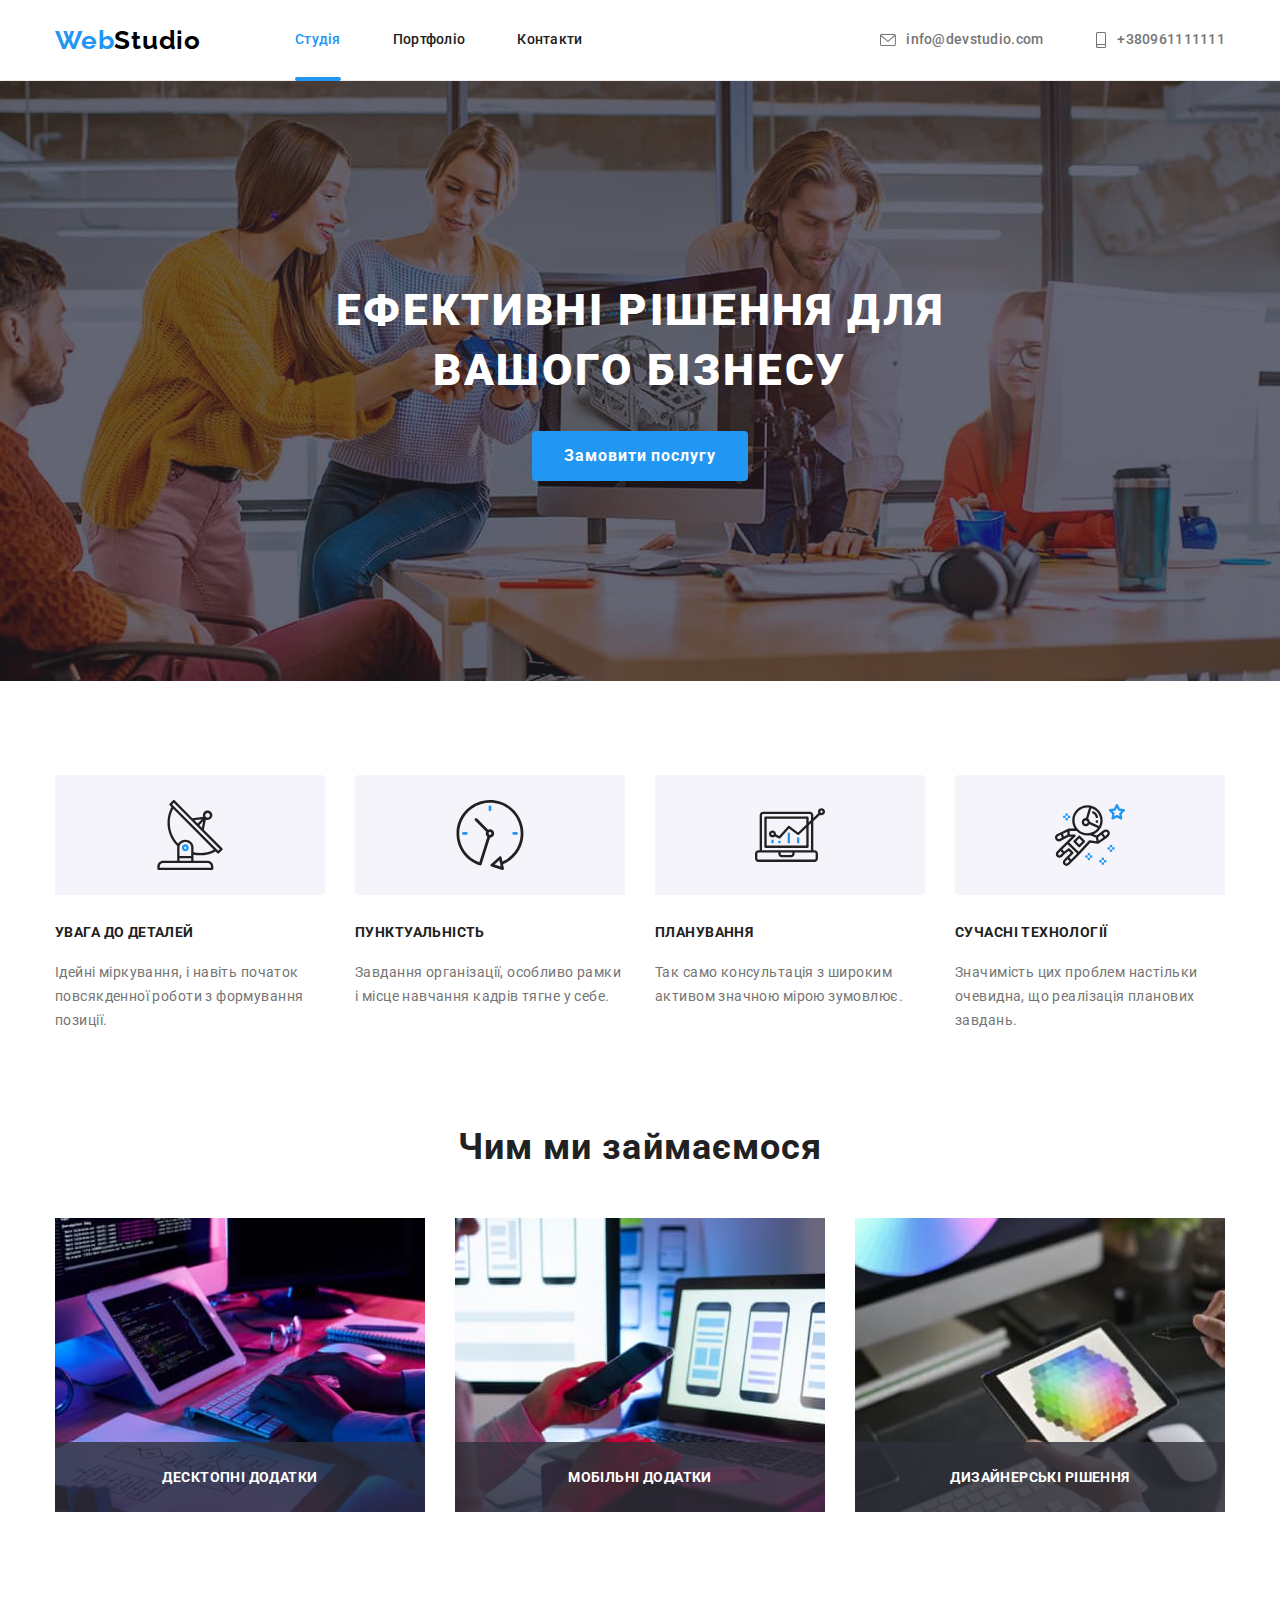
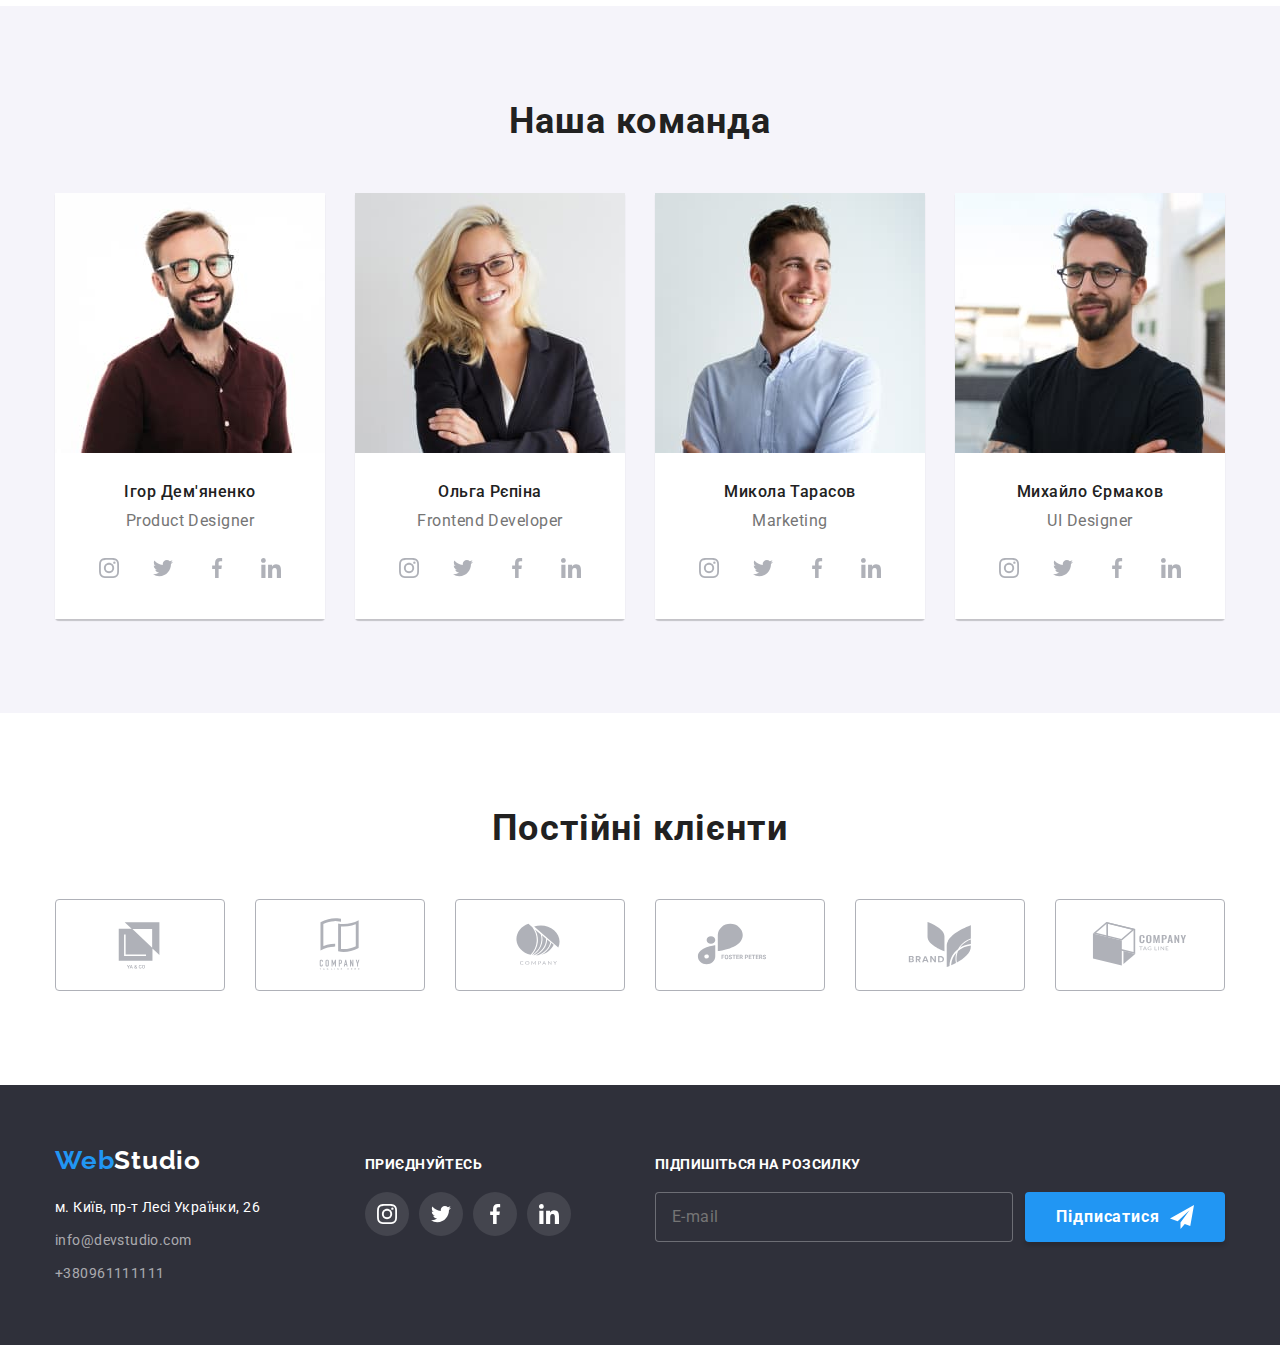
<file: index.html>
<!DOCTYPE html>
<html lang="uk">

<head>
    <meta charset="UTF-8">
    <meta http-equiv="X-UA-Compatible" content="IE=edge">
    <meta name="viewport" content="width=device-width, initial-scale=1.0">
    <title>WebStudio</title>
    <link rel="preconnect" href="https://fonts.googleapis.com">
    <link rel="preconnect" href="https://fonts.gstatic.com" crossorigin>
    <link
        href="https://fonts.googleapis.com/css2?family=Raleway:wght@700&family=Roboto:wght@400;500;700;900&display=swap"
        rel="stylesheet">
    <link rel="stylesheet" href="https://cdn.jsdelivr.net/npm/modern-normalize@1.1.0/modern-normalize.min.css">
    <link rel="stylesheet" href="./css/main.min.css">
</head>

<body>
    <header class="page-header">
        <!--навігація-->
        <div class="container page-header__container">
            <nav class="header-navigation">
                <a class="logo" href="./index.html"><span class="logo_theme_blue">Web</span><span
                        class="logo_theme_black">Studio</span></a>
                <ul class="menu list">
                    <li class="menu__item">
                        <a class="menu__link menu__link_current" href="./index.html">Студія</a>
                    </li>
                    <li class="menu__item">
                        <a class="menu__link" href="./portfolio.html">Портфоліо</a>
                    </li>
                    <li class="menu__item">
                        <a class="menu__link" href="#Контакти">Контакти</a>
                    </li>
                </ul>
            </nav>
            <ul class="menu list">
                <li class="menu__item">
                    <a class="menu-link-nav" href="mailto:info@devstudio.com"><svg aria-label="іконка конверт"
                            class="menu-link-nav__icon" width="16px" height="12px">
                            <use href="./images/sprite.svg#icon-envelope"></use>
                        </svg>info@devstudio.com</a>
                </li>
                <li class="menu__item">
                    <a class="menu-link-nav" href="tel:+380961111111"><svg aria-label="іконка телефон"
                            class="menu-link-nav__icon" width="12px" height="16px">
                            <use href="./images/sprite.svg#icon-smartphone"></use>
                        </svg>+380961111111</a>
                </li>
            </ul>
        </div>
    </header>
    <main>
        <section class="section hero">
            <div class="container">
                <h1 class="hero__title">Ефективні рішення для вашого бізнесу</h1>
                <button class="hero__btn" type="button" data-modal-open>Замовити послугу</button>
            </div>
        </section>
        <section class="section features">
            <h2 class="visually-hidden">Наші переваги</h2>
            <div class="container">
                <ul class="list features__list">
                    <li class=features__item>
                        <div class="features__picture">
                            <svg aria-label="іконка антена" class="features__icon" width="70px" height="70px">
                                <use href="./images/sprite.svg#icon-antenna"></use>
                            </svg>
                        </div>
                        <h3 class="features__title">УВАГА ДО ДЕТАЛЕЙ</h3>
                        <p class="features__text">Ідейні міркування, і навіть початок повсякденної роботи з
                            формування
                            позиції.
                        </p>
                    </li>
                    <li class=features__item>
                        <div class="features__picture">
                            <svg aria-label="іконка годинник" class="features__icon" width="70px" height="70px">
                                <use href="./images/sprite.svg#icon-clock"></use>
                            </svg>
                        </div>
                        <h3 class="features__title">ПУНКТУАЛЬНІСТЬ</h3>
                        <p class="features__text">Завдання організації, особливо рамки і місце навчання кадрів
                            тягне у
                            себе.
                        </p>
                    </li>
                    <li class=features__item>
                        <div class="features__picture">
                            <svg aria-label="іконка діаграма" class="features__icon" width="70px" height="70px">
                                <use href="./images/sprite.svg#icon-diagram"></use>
                            </svg>
                        </div>
                        <h3 class="features__title">ПЛАНУВАННЯ</h3>
                        <p class="features__text">Так само консультація з широким активом значною мірою зумовлює.
                        </p>
                    </li>
                    <li class=features__item>
                        <div class="features__picture">
                            <svg aria-label="іконка астронавт" class="features__icon" width="70px" height="70px">
                                <use href="./images/sprite.svg#icon-astronaut"></use>
                            </svg>
                        </div>
                        <h3 class="features__title">СУЧАСНІ ТЕХНОЛОГІЇ</h3>
                        <p class="features__text">Значимість цих проблем настільки очевидна, що реалізація
                            планових
                            завдань.
                        </p>
                    </li>
                </ul>
            </div>
        </section>
        <section class="section examples">
            <div class="container">
                <h2 class="examples__heading">Чим ми займаємося</h2>
                <ul class="list examples__list">
                    <li class="examples__item">
                        <div class="examples__thumb">
                            <img src="./images/box1.jpg" alt="Робочий стіл з клавіатурою і екраном" width="370">
                            <p class="examples__title">Десктопні додатки</p>
                        </div>
                    </li>
                    <li class="examples__item">
                        <div class="examples__thumb">
                            <img src="./images/box2.jpg" alt="Смартфон в руці на фоні екрану зі смартфонами"
                                width="370">
                            <p class="examples__title">Мобільні додатки</p>
                        </div>
                    </li>
                    <li class="examples__item">
                        <div class="examples__thumb">
                            <img src="./images/box3.jpg" alt="Екран з різнокольоровим шестикутником" width="370">
                            <p class="examples__title">Дизайнерські рішення</p>
                        </div>
                    </li>
                </ul>
            </div>
        </section>
        <section class="section team">
            <div class="container">
                <h2 class="team__heading">Наша команда</h2>
                <ul class="list team__emploee">
                    <li class="team__item">
                        <img src="./images/teammate1.jpg" alt="Усміхнений чоловік з бородою в окулярах" width="270">
                        <div class="team__content">
                            <h3 class="team__member">Ігор Дем'яненко</h3>
                            <p class="team__text" lang="en">Product Designer</p>

                            <ul class="social-list list">
                                <li class="social-list__item">
                                    <a href="" class="social-list__link">
                                        <svg aria-label="логотип інстаграм" width="20px" height="20px"
                                            class="social-list__icon">
                                            <use href="./images/sprite.svg#icon-instagram">
                                            </use>
                                        </svg>
                                    </a>
                                </li>
                                <li class="social-list__item">
                                    <a href="" class="social-list__link">
                                        <svg aria-label="логотип твітер" width="20px" height="20px"
                                            class="social-list__icon">
                                            <use href="./images/sprite.svg#icon-twitter">
                                            </use>
                                        </svg>
                                    </a>
                                </li>
                                <li class="social-list__item">
                                    <a href="" class="social-list__link">
                                        <svg aria-label="логотип фейсбук" width="20px" height="20px"
                                            class="social-list__icon">
                                            <use href="./images/sprite.svg#icon-facebook">
                                            </use>
                                        </svg>
                                    </a>
                                </li>
                                <li class="social-list__item">
                                    <a href="" class="social-list__link">
                                        <svg aria-label="логотип лінкедін" width="20px" height="20px"
                                            class="social-list__icon">
                                            <use href="./images/sprite.svg#icon-linkedin">
                                            </use>
                                        </svg>
                                    </a>
                                </li>
                            </ul>
                        </div>
                    </li>
                    <li class="team__item">
                        <img src="./images/teammate2.jpg" alt="Усміхнена жінка з білим волоссям в окулярах" width="270">
                        <div class="team__content">
                            <h3 class="team__member">Ольга Рєпіна</h3>
                            <p class="team__text" lang="en">Frontend Developer</p>
                            <ul class="social-list list">
                                <li class="social-list__item">
                                    <a href="" class="social-list__link">
                                        <svg aria-label="логотип інстаграм" width="20px" height="20px"
                                            class="social-list__icon">
                                            <use href="./images/sprite.svg#icon-instagram">
                                            </use>
                                        </svg>
                                    </a>
                                </li>
                                <li class="social-list__item">
                                    <a href="" class="social-list__link">
                                        <svg aria-label="логотип твітер" width="20px" height="20px"
                                            class="social-list__icon">
                                            <use href="./images/sprite.svg#icon-twitter">
                                            </use>
                                        </svg>
                                    </a>
                                </li>
                                <li class="social-list__item">
                                    <a href="" class="social-list__link">
                                        <svg aria-label="логотип фейсбук" width="20px" height="20px"
                                            class="social-list__icon">
                                            <use href="./images/sprite.svg#icon-facebook">
                                            </use>
                                        </svg>
                                    </a>
                                </li>
                                <li class="social-list__item">
                                    <a href="" class="social-list__link">
                                        <svg aria-label="логотип лінкедін" width="20px" height="20px"
                                            class="social-list__icon">
                                            <use href="./images/sprite.svg#icon-linkedin">
                                            </use>
                                        </svg>
                                    </a>
                                </li>
                            </ul>
                        </div>
                    </li>
                    <li class="team__item">
                        <img src="./images/teammate3.jpg" alt="Усміхнений чоловік в білій сорочці" width="270">
                        <div class="team__content">
                            <h3 class="team__member">Микола Тарасов</h3>
                            <p class="team__text" lang="en">Marketing</p>
                            <ul class="social-list list">
                                <li class="social-list__item">
                                    <a href="" class="social-list__link">
                                        <svg aria-label="логотип інстаграм" width="20px" height="20px"
                                            class="social-list__icon">
                                            <use href="./images/sprite.svg#icon-instagram">
                                            </use>
                                        </svg>
                                    </a>
                                </li>
                                <li class="social-list__item">
                                    <a href="" class="social-list__link">
                                        <svg aria-label="логотип твітер" width="20px" height="20px"
                                            class="social-list__icon">
                                            <use href="./images/sprite.svg#icon-twitter">
                                            </use>
                                        </svg>
                                    </a>
                                </li>
                                <li class="social-list__item">
                                    <a href="" class="social-list__link">
                                        <svg aria-label="логотип фейсбук" width="20px" height="20px"
                                            class="social-list__icon">
                                            <use href="./images/sprite.svg#icon-facebook">
                                            </use>
                                        </svg>
                                    </a>
                                </li>
                                <li class="social-list__item">
                                    <a href="" class="social-list__link">
                                        <svg aria-label="логотип лінкедін" width="20px" height="20px"
                                            class="social-list__icon">
                                            <use href="./images/sprite.svg#icon-linkedin">
                                            </use>
                                        </svg>
                                    </a>
                                </li>
                            </ul>
                        </div>
                    </li>
                    <li class="team__item">
                        <img src="./images/teammate4.jpg" alt="Чоловік в окулярах" width="270">
                        <div class="team__content">
                            <h3 class="team__member">Михайло Єрмаков</h3>
                            <p class="team__text" lang="en">UI Designer</p>
                            <ul class="social-list list">
                                <li class="social-list__item">
                                    <a href="" class="social-list__link">
                                        <svg aria-label="логотип інстаграм" width="20px" height="20px"
                                            class="social-list__icon">
                                            <use href="./images/sprite.svg#icon-instagram">
                                            </use>
                                        </svg>
                                    </a>
                                </li>
                                <li class="social-list__item">
                                    <a href="" class="social-list__link">
                                        <svg aria-label="логотип твітер" width="20px" height="20px"
                                            class="social-list__icon">
                                            <use href="./images/sprite.svg#icon-twitter">
                                            </use>
                                        </svg>
                                    </a>
                                </li>
                                <li class="social-list__item">
                                    <a href="" class="social-list__link">
                                        <svg aria-label="логотип фейсбук" width="20px" height="20px"
                                            class="social-list__icon">
                                            <use href="./images/sprite.svg#icon-facebook">
                                            </use>
                                        </svg>
                                    </a>
                                </li>
                                <li class="social-list__item">
                                    <a href="" class="social-list__link">
                                        <svg aria-label="логотип лінкедін" width="20px" height="20px"
                                            class="social-list__icon">
                                            <use href="./images/sprite.svg#icon-linkedin">
                                            </use>
                                        </svg>
                                    </a>
                                </li>
                            </ul>
                        </div>
                    </li>
                </ul>
            </div>
        </section>
        <section class="section clients">
            <div class="container">
                <h2 class="clients__heading">Постійні клієнти</h2>
                <ul class="clients__list list">
                    <li class="clients__item">
                        <a class="clients__link" href="">
                            <svg aria-label="логотип клієнта першого" class="clients__icon" width="106px" height="60px">
                                <use href="./images/sprite.svg#icon-Logo1"></use>
                            </svg>
                        </a>
                    </li>
                    <li class="clients__item">
                        <a class="clients__link" href="">
                            <svg aria-label="логотип клієнта другого" class="clients__icon" width="106px" height="60px">
                                <use href="./images/sprite.svg#icon-Logo2"></use>
                            </svg>
                        </a>
                    </li>
                    <li class="clients__item">
                        <a class="clients__link" href="">
                            <svg aria-label="логотип клієнта третього" class="clients__icon" width="106px"
                                height="60px">
                                <use href="./images/sprite.svg#icon-Logo3"></use>
                            </svg>
                        </a>
                    </li>
                    <li class="clients__item">
                        <a class="clients__link" href="">
                            <svg aria-label="логотип клієнта четвертого" class="clients__icon" width="106px"
                                height="60px">
                                <use href="./images/sprite.svg#icon-Logo4"></use>
                            </svg>
                        </a>
                    </li>
                    <li class="clients__item">
                        <a class="clients__link" href="">
                            <svg aria-label="логотип клієнта п'ятого" class="clients__icon" width="106px" height="60px">
                                <use href="./images/sprite.svg#icon-Logo5"></use>
                            </svg>
                        </a>
                    </li>
                    <li class="clients__item">
                        <a class="clients__link" href="">
                            <svg aria-label="логотип клієнта шостого" class="clients__icon" width="106px" height="60px">
                                <use href="./images/sprite.svg#icon-Logo6"></use>
                            </svg>
                        </a>
                    </li>

                </ul>
            </div>
        </section>
    </main>
    <footer class="page-footer">
        <div class="container page-footer__container">
            <div class="contacts">
                <a class="logo link logo-footer" href="https://index.html"><span class="logo_theme_blue">Web</span><span
                        class="logo_theme_white">Studio</span></a>
                <address class="address">
                    <ul class="footer-contacts list">
                        <li class="footer-contacts__item">
                            <a class="footer-contacts__address" href="htpps://googlemaps/CPtrU1FHBa2aNyZL9"
                                target="_blank" rel="noopener noreferrer nofollow">м.
                                Київ, пр-т Лесі Українки, 26</a>
                        </li>
                        <li class="footer-contacts__item">
                            <a class="footer-contacts__link" href="mailto:info@devstudio.com">info@devstudio.com</a>
                        </li>
                        <li class="footer-contacts__item">
                            <a class="footer-contacts__link" href="tel:+380961111111">+380961111111</a>
                        </li>
                    </ul>
                </address>
            </div>
            <div class="join">
                <p class="join__title">приєднуйтесь</p>
                <ul class="join__list list">
                    <li class="join__item">
                        <a href="" class="join__link">
                            <svg aria-label="логотип інстаграм" width="20px" height="20px" class="social-list-icon">
                                <use href="./images/sprite.svg#icon-instagram">
                                </use>
                            </svg>
                        </a>
                    </li>
                    <li class="join__item">
                        <a href="" class="join__link">
                            <svg aria-label="логотип твітер" width="20px" height="20px" class="social-list-icon">
                                <use href="./images/sprite.svg#icon-twitter">
                                </use>
                            </svg>
                        </a>
                    </li>
                    <li class="join__item">
                        <a href="" class="join__link">
                            <svg aria-label="логотип фейсбук" width="20px" height="20px" class="social-list-icon">
                                <use href="./images/sprite.svg#icon-facebook">
                                </use>
                            </svg>
                        </a>
                    </li>
                    <li class="join__item">
                        <a href="" class="join__link">
                            <svg aria-label="логотип лінкедін" width="20px" height="20px" class="social-list-icon">
                                <use href="./images/sprite.svg#icon-linkedin">
                                </use>
                            </svg>
                        </a>
                    </li>
                </ul>
            </div>
            <div class="submit">
                <p class="submit__title">Підпишіться на розсилку</p>
                <form class="submit__form">
                    <label for="user-email"></label>
                    <input type="email" class="submit__input" id="user-email" required placeholder="E-mail">
                    <button type="submit" class="submit__button">Підписатися<svg class="submit__icon" width="24"
                            height="24">
                            <use href="./images/sprite.svg#icon-icon-send"></use>
                        </svg></button>
                </form>

            </div>
        </div>
    </footer>


    <div class="backdrop is-hidden" data-modal>
        <div class="modal">
            <button type="button" class="modal-button-close" data-modal-close>
                <svg aria-label="іконка закриття" class="icon-modal-close" width="11" height="11">
                    <use href="./images/sprite.svg#icon-vector"></use>
                </svg>
            </button>
            <p class="modal-form-title">Залиште свої дані, ми вам передзвонимо</p>
            <form class="modal-form">

                <label class="modal-form-field">
                    <span class="modal-form-desc">Ім'я</span>
                    <span class="modal-form-input-wrapper">
                        <input type="text" class="modal-form-input" required name="user-name"
                            pattern="[a-zA-Zа-яА-ЯіІїЇ'`]+">
                        <svg aria-label="іконка людини" class="modal-form-icon" width="18" height="18">
                            <use href="./images/sprite.svg#icon-person-black"></use>
                        </svg>
                    </span>
                </label>

                <label class="modal-form-field">
                    <span class="modal-form-desc">Телефон</span>
                    <span class="modal-form-input-wrapper">
                        <input type="tel" class="modal-form-input" required name="user-phone">
                        <svg aria-label="іконка телефону" class="modal-form-icon" width="18" height="18">
                            <use href="./images/sprite.svg#icon-phone-black"></use>
                        </svg>
                    </span>
                </label>

                <label class="modal-form-field">
                    <span class="modal-form-desc">Пошта</span>
                    <span class="modal-form-input-wrapper">
                        <input type="email" class="modal-form-input" required name="user-mail">
                        <svg aria-label="іконка конверту" class="modal-form-icon" width="18" height="18">
                            <use href="./images/sprite.svg#icon-email-black"></use>
                        </svg>
                    </span>
                </label>

                <label class="modal-form-field">
                    <span class="modal-form-desc">Коментар</span>
                    <textarea class="modal-form-message" name="user-message" placeholder="Введіть текст"></textarea>
                </label>

                <label class="modal-form-check-field">
                    <input type="checkbox" class="modal-form-check" required name="user-agreement" />
                    <svg class="modal-form-own-checkbox" width="16px" height="15px">
                        <use class="modal-form-own-checkbox-icon" href="./images/sprite.svg#icon-icon-check">
                        </use>
                    </svg><span class="modal-text-agreement">Погоджуюся
                        з розсилкою та приймаю&nbsp;<a href="#" class="modal-text-agreement-link">Умови
                            договору</a></span>
                </label>
                <button type="submit" class="modal-form-btnsubmit">Відправити</button>
            </form>
        </div>
    </div>
    <script src="./js/modal.js"></script>
</body>

</html>
</file>
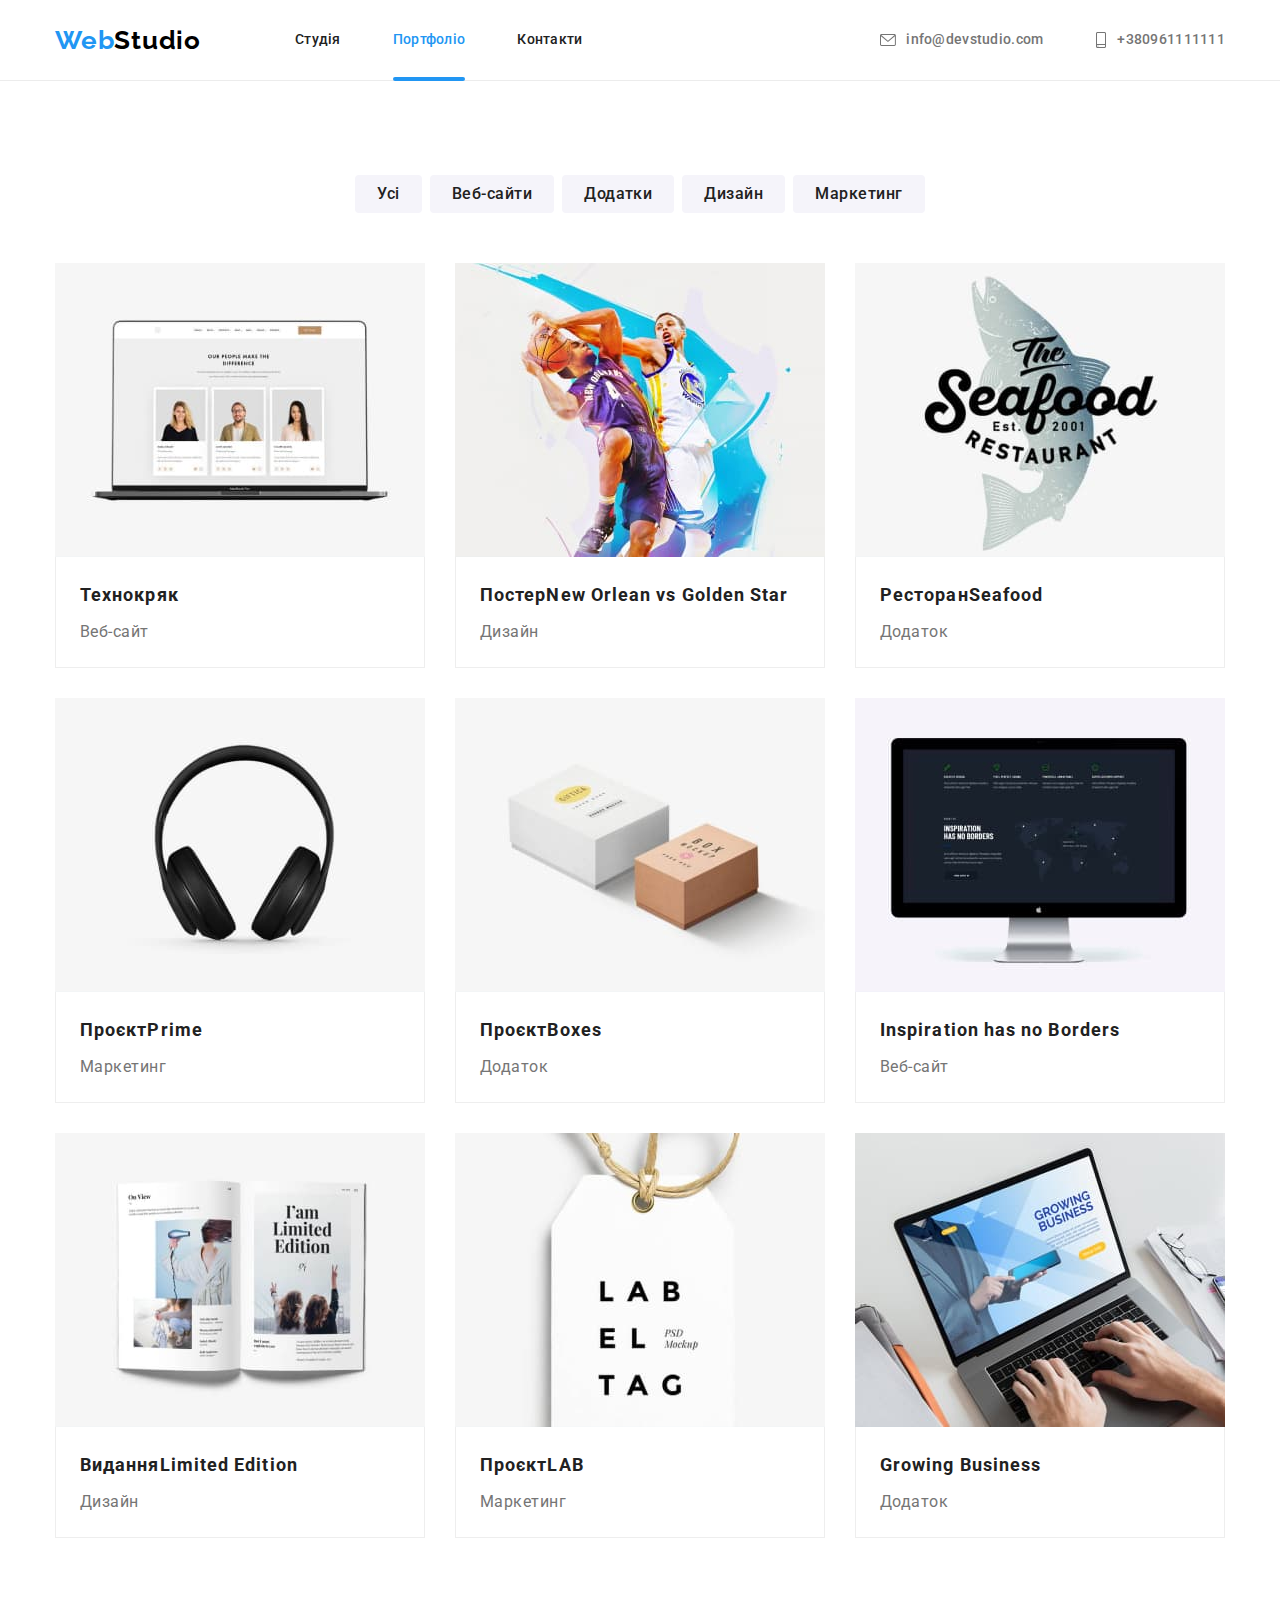
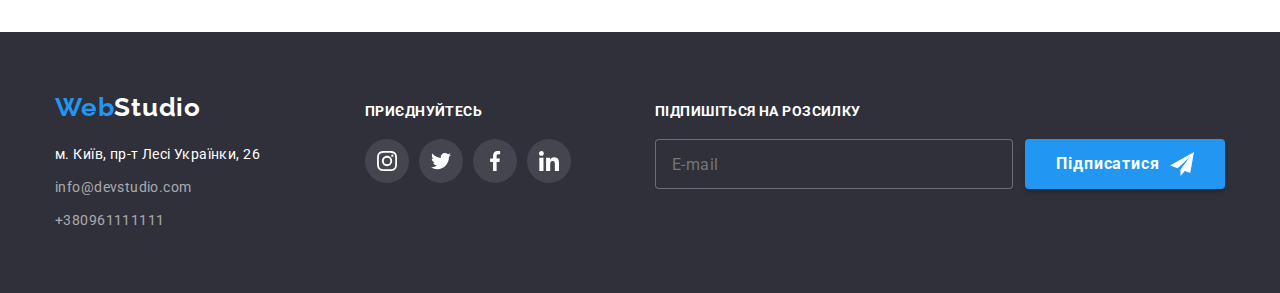
<file: portfolio.html>
<!DOCTYPE html>
<html lang="uk">

<head>
    <meta charset="UTF-8">
    <meta http-equiv="X-UA-Compatible" content="IE=edge">
    <meta name="viewport" content="width=device-width, initial-scale=1.0">
    <title>Portfolio</title>
    <link rel="preconnect" href="https://fonts.googleapis.com">
    <link rel="preconnect" href="https://fonts.gstatic.com" crossorigin>
    <link
        href="https://fonts.googleapis.com/css2?family=Raleway:wght@700&family=Roboto:wght@400;500;700;900&display=swap"
        rel="stylesheet">
    <link rel="stylesheet" href="https://cdn.jsdelivr.net/npm/modern-normalize@1.1.0/modern-normalize.min.css">
    <link rel="stylesheet" href="./css/main.min.css">
</head>

<body>
    <header class="page-header">
        <!--навігація-->
        <div class="container page-header__container">
            <nav class="header-navigation">
                <a class="logo" href="./index.html"><span class="logo_theme_blue">Web</span><span
                        class="logo_theme_black">Studio</span></a>
                <ul class="menu list">
                    <li class="menu__item">
                        <a class="menu__link" href="./index.html">Студія</a>
                    </li>
                    <li class="menu__item">
                        <a class="menu__link menu__link_current" href="./portfolio.html">Портфоліо</a>
                    </li>
                    <li class="menu__item">
                        <a class="menu__link" href="#Контакти">Контакти</a>
                    </li>
                </ul>
            </nav>
            <ul class="menu list">
                <li class="menu__item">
                    <a class="menu-link-nav" href="mailto:info@devstudio.com"><svg aria-label="іконка конверт"
                            class="menu-link-nav__icon" width="16px" height="12px">
                            <use href="./images/sprite.svg#icon-envelope"></use>
                        </svg>info@devstudio.com</a>
                </li>
                <li class="menu__item">
                    <a class="menu-link-nav" href="tel:+380961111111"><svg aria-label="іконка телефон"
                            class="menu-link-nav__icon" width="12px" height="16px">
                            <use href="./images/sprite.svg#icon-smartphone"></use>
                        </svg>+380961111111</a>
                </li>
            </ul>
        </div>
    </header>

    <main>
        <section class="section portfolio-section">
            <div class="container">
                <h1 hidden>Портфоліо</h1>
                <!--кнопки-фільтри-->
                <ul class="list portfolio-list">
                    <li>
                        <button class="section-btn" type="button">Усі</button>
                    </li>
                    <li>
                        <button class="section-btn" type="button">Веб-сайти</button>
                    </li>
                    <li>
                        <button class="section-btn" type="button">Додатки</button>
                    </li>
                    <li>
                        <button class="section-btn" type="button">Дизайн</button>
                    </li>
                    <li>
                        <button class="section-btn" type="button">Маркетинг</button>
                    </li>
                </ul>
                <!--картки портфоліо-->
                <ul class="list portfolio-examples">
                    <li class="portfolio-examples-list">
                        <a class="portfolio-link" href="./portfolio.html">

                            <div class="portfolio-overlay">
                                <img src="./images/portf1.jpg" alt="Сторінка з трьоиа контактами" width="370">
                                <div class="portfolio-thumb">
                                    <p class="thumb-text">Ресурс пропонує комплексні пропозиції з різним рівнем
                                        функціоналу та
                                        сервісів. Все це дозволить відвідувачу отримати
                                        вичерпні відомості про компанію чи приватну особу.</p>
                                </div>
                            </div>

                            <div class="portfolio-page-title">
                                <h2 class="portfolio-page">Технокряк</h2>
                                <p class="portfolio-tytle">Веб-сайт</p>
                            </div>
                        </a>
                    </li>
                    <li class="portfolio-examples-list">
                        <a class="portfolio-link" href="./portfolio.html">

                            <div class="portfolio-overlay">
                                <img src="./images/portf2.jpg" alt="Два баскетболісти" width="370">
                                <div class="portfolio-thumb">
                                    <p class="thumb-text">Ресурс пропонує комплексні пропозиції з різним рівнем
                                        функціоналу та
                                        сервісів. Все це дозволить відвідувачу отримати
                                        вичерпні відомості про компанію чи приватну особу.</p>
                                </div>
                            </div>
                            <div class="portfolio-page-title">
                                <h2 class="portfolio-page">Постер<span lang="en">New Orlean vs Golden Star</span>
                                </h2>
                                <p class="portfolio-tytle">Дизайн</p>
                            </div>
                        </a>
                    </li>
                    <li class="portfolio-examples-list">
                        <a class="portfolio-link" href="./portfolio.html">

                            <div class="portfolio-overlay">
                                <img src="./images/portf3.jpg" alt="Логотип ресторану морепродуктів" width="370">
                                <div class="portfolio-thumb">
                                    <p class="thumb-text">Ресурс пропонує комплексні пропозиції з різним рівнем
                                        функціоналу та
                                        сервісів. Все це дозволить відвідувачу отримати
                                        вичерпні відомості про компанію чи приватну особу.</p>
                                </div>
                            </div>
                            <div class="portfolio-page-title">
                                <h2 class="portfolio-page">Ресторан<span lang="en">Seafood</span></h2>
                                <p class="portfolio-tytle">Додаток</p>
                            </div>
                        </a>
                    </li>
                    <li class="portfolio-examples-list">
                        <a class="portfolio-link" href="./portfolio.html">

                            <div class="portfolio-overlay">
                                <img src="./images/portf4.jpg" alt="Навушники" width="370">
                                <div class="portfolio-thumb">
                                    <p class="thumb-text">Ресурс пропонує комплексні пропозиції з різним рівнем
                                        функціоналу та
                                        сервісів. Все це дозволить відвідувачу отримати
                                        вичерпні відомості про компанію чи приватну особу.</p>
                                </div>
                            </div>
                            <div class="portfolio-page-title">
                                <h2 class="portfolio-page">Проєкт<span lang="en">Prime</span></h2>
                                <p class="portfolio-tytle">Маркетинг</p>
                            </div>
                        </a>
                    </li>
                    <li class="portfolio-examples-list">
                        <a class="portfolio-link" href="./portfolio.html">

                            <div class="portfolio-overlay">
                                <img src="./images/portf5.jpg" alt="Дві коробочки" width="370">
                                <div class="portfolio-thumb">
                                    <p class="thumb-text">Ресурс пропонує комплексні пропозиції з різним рівнем
                                        функціоналу та
                                        сервісів. Все це дозволить відвідувачу отримати
                                        вичерпні відомості про компанію чи приватну особу.</p>
                                </div>
                            </div>
                            <div class="portfolio-page-title">
                                <h2 class="portfolio-page">Проєкт<span lang="en">Boxes</span></h2>
                                <p class="portfolio-tytle">Додаток</p>
                            </div>
                        </a>
                    </li>
                    <li class="portfolio-examples-list">
                        <a class="portfolio-link" href="./portfolio.html">

                            <div class="portfolio-overlay">
                                <img src="./images/portf6.jpg" alt="Монітор" width="370">
                                <div class="portfolio-thumb">
                                    <p class="thumb-text">Ресурс пропонує комплексні пропозиції з різним рівнем
                                        функціоналу та
                                        сервісів. Все це дозволить відвідувачу отримати
                                        вичерпні відомості про компанію чи приватну особу.</p>
                                </div>
                            </div>
                            <div class="portfolio-page-title">
                                <h2 class="portfolio-page"><span lang="en">Inspiration has no Borders</span></h2>
                                <p class="portfolio-tytle">Веб-сайт</p>
                            </div>
                        </a>
                    </li>
                    <li class="portfolio-examples-list">
                        <a class="portfolio-link" href="./portfolio.html">

                            <div class="portfolio-overlay">
                                <img src="./images/portf7.jpg" alt="Розгорнута книга з малюнками" width="370">
                                <div class="portfolio-thumb">
                                    <p class="thumb-text">Ресурс пропонує комплексні пропозиції з різним рівнем
                                        функціоналу та
                                        сервісів. Все це дозволить відвідувачу отримати
                                        вичерпні відомості про компанію чи приватну особу.</p>
                                </div>
                            </div>
                            <div class="portfolio-page-title">
                                <h2 class="portfolio-page">Видання<span lang="en">Limited Edition</span></h2>
                                <p class="portfolio-tytle">Дизайн</p>
                            </div>
                        </a>
                    </li>
                    <li class="portfolio-examples-list">
                        <a class="portfolio-link" href="./portfolio.html">

                            <div class="portfolio-overlay">
                                <img src="./images/portf8.jpg" alt="Бірка" width="370">
                                <div class="portfolio-thumb">
                                    <p class="thumb-text">Ресурс пропонує комплексні пропозиції з різним рівнем
                                        функціоналу та
                                        сервісів. Все це дозволить відвідувачу отримати
                                        вичерпні відомості про компанію чи приватну особу.</p>
                                </div>
                            </div>
                            <div class="portfolio-page-title">
                                <h2 class="portfolio-page">Проєкт<span lang="en">LAB</span></h2>
                                <p class="portfolio-tytle">Маркетинг</p>
                            </div>
                        </a>
                    </li>
                    <li class="portfolio-examples-list">
                        <a class="portfolio-link" href="./portfolio.html">

                            <div class="portfolio-overlay">
                                <img src="./images/portf9.jpg" alt="Руки на клавіатурі ноутбуку" width="370">
                                <div class="portfolio-thumb">
                                    <p class="thumb-text">Ресурс пропонує комплексні пропозиції з різним рівнем
                                        функціоналу та
                                        сервісів. Все це дозволить відвідувачу отримати
                                        вичерпні відомості про компанію чи приватну особу.</p>
                                </div>
                            </div>
                            <div class="portfolio-page-title">
                                <h2 class="portfolio-page"><span lang="en">Growing Business</span></h2>
                                <p class="portfolio-tytle">Додаток</p>
                            </div>
                        </a>
                    </li>
                </ul>
            </div>
        </section>
    </main>

    <footer class="page-footer">
        <div class="container page-footer__container">
            <div class="contacts">
                <a class="logo link logo-footer" href="https://index.html"><span class="logo_theme_blue">Web</span><span
                        class="logo_theme_white">Studio</span></a>
                <address class="address">
                    <ul class="footer-contacts list">
                        <li class="footer-contacts__item">
                            <a class="footer-contacts__address" href="htpps://googlemaps/CPtrU1FHBa2aNyZL9"
                                target="_blank" rel="noopener noreferrer nofollow">м.
                                Київ, пр-т Лесі Українки, 26</a>
                        </li>
                        <li class="footer-contacts__item">
                            <a class="footer-contacts__link" href="mailto:info@devstudio.com">info@devstudio.com</a>
                        </li>
                        <li class="footer-contacts__item">
                            <a class="footer-contacts__link" href="tel:+380961111111">+380961111111</a>
                        </li>
                    </ul>
                </address>
            </div>
            <div class="join">
                <p class="join__title">приєднуйтесь</p>
                <ul class="join__list list">
                    <li class="join__item">
                        <a href="" class="join__link">
                            <svg aria-label="логотип інстаграм" width="20px" height="20px" class="social-list-icon">
                                <use href="./images/sprite.svg#icon-instagram">
                                </use>
                            </svg>
                        </a>
                    </li>
                    <li class="join__item">
                        <a href="" class="join__link">
                            <svg aria-label="логотип твітер" width="20px" height="20px" class="social-list-icon">
                                <use href="./images/sprite.svg#icon-twitter">
                                </use>
                            </svg>
                        </a>
                    </li>
                    <li class="join__item">
                        <a href="" class="join__link">
                            <svg aria-label="логотип фейсбук" width="20px" height="20px" class="social-list-icon">
                                <use href="./images/sprite.svg#icon-facebook">
                                </use>
                            </svg>
                        </a>
                    </li>
                    <li class="join__item">
                        <a href="" class="join__link">
                            <svg aria-label="логотип лінкедін" width="20px" height="20px" class="social-list-icon">
                                <use href="./images/sprite.svg#icon-linkedin">
                                </use>
                            </svg>
                        </a>
                    </li>
                </ul>
            </div>
            <div class="submit">
                <p class="submit__title">Підпишіться на розсилку</p>
                <form class="submit__form">
                    <label for="user-email"></label>
                    <input type="email" class="submit__input" id="user-email" required placeholder="E-mail">
                    <button type="submit" class="submit__button">Підписатися<svg class="submit__icon" width="24"
                            height="24">
                            <use href="./images/sprite.svg#icon-icon-send"></use>
                        </svg></button>
                </form>

            </div>
        </div>
    </footer>
</body>

</html>
</file>
<file: css/main.min.css>
:root{--accent-color:#2196F3;--primery-text-color:#212121;--secondary-text-color:#757575;--logo-light-color:#ffffff;--logo-dark-color:#000000;--background-color:#2F303A;--secondary-background-color:#F5F4FA}.visually-hidden{position:absolute;white-space:nowrap;width:1px;height:1px;overflow:hidden;border:0;padding:0;clip:rect(0 0 0 0);clip-path:inset(50%);margin:-1px}h1,h2,h3,h4,p{margin-top:0;margin-bottom:0}ul,ol{margin-top:0;margin-bottom:0;padding-left:0}button{cursor:pointer}a{text-decoration:none}img{display:block;max-width:100%;height:auto}address{font-style:normal}.list{list-style:none}.link{text-decoration:none}body{color:var(--primery-text-color);background-color:var(--main-backgroung-color);font-family:Roboto,sans-serif;font-weight:700;font-size:18px;line-height:2;letter-spacing:.06em}.section{padding-top:94px;padding-bottom:94px}.container{width:1200px;margin-left:auto;margin-right:auto;padding-left:15px;padding-right:15px}.logo{font-family:"Raleway",sans-serif;font-weight:700;font-size:26px;line-height:1.19;letter-spacing:.03em;margin-right:94px}.logo_theme_blue{color:var(--accent-color)}.logo_theme_black{color:var(--logo-dark-color)}.logo_theme_white{color:var(--logo-light-color)}.page-header{border-bottom:1px solid #ececec}.page-header__container{display:flex;align-items:center}.header-navigation{display:flex;align-items:center}.menu{display:flex;column-gap:52px;margin-left:auto}.menu__link{color:var(--primery-text-color);font-family:"Roboto",sans-serif;font-weight:500;font-size:14px;line-height:1.14;letter-spacing:.02em;padding-top:32px;padding-bottom:32px;display:block;position:relative;transition:color 250ms cubic-bezier(0.4, 0, 0.2, 1)}.menu__link:hover,.menu__link:focus{color:var(--accent-color)}.menu__link_current{color:var(--accent-color)}.menu__link_current::after{position:absolute;content:"";display:block;width:100%;left:0;bottom:-1px;height:4px;background-color:var(--accent-color);border-radius:2px;margin-top:28px}.menu-link-nav{color:var(--secondary-text-color);font-family:"Roboto",sans-serif;font-weight:500;font-size:14px;line-height:1.14;letter-spacing:.02em;padding-top:32px;padding-bottom:32px;display:flex;align-items:center;transition:color 250ms cubic-bezier(0.4, 0, 0.2, 1)}.menu-link-nav:hover,.menu-link-nav:focus{color:var(--accent-color)}.menu-link-nav__icon{fill:currentColor;margin-right:10px}.menu-link-nav__icon:hover,.menu-link-nav__icon:focus{fill:var(--accent-color)}.hero{background-color:#c4c4c4;text-align:center;margin:0 auto;padding:200px 0;height:600px;max-width:1600px;background-image:linear-gradient(to right, rgba(47, 48, 58, 0.4), rgba(47, 48, 58, 0.4)),url(../images/hero\ bg\ photo.jpg);background-repeat:no-repeat;background-position:center;background-size:cover}.hero__title{color:var(--logo-light-color);font-family:"Roboto",sans-serif;font-weight:900;font-size:44px;line-height:1.36;text-align:center;letter-spacing:.06em;text-transform:uppercase;width:696px;margin-bottom:30px;margin-left:auto;margin-right:auto}.hero__btn{background-color:var(--accent-color);color:var(--logo-light-color);font-family:"Roboto",sans-serif;font-weight:700;font-size:16px;line-height:1.88;display:flex;align-items:center;text-align:center;letter-spacing:.06em;display:block;margin:0 auto;padding:10px 32px;display:block;border-radius:4px;min-width:216px;border:none;transition:box-shadow 250ms cubic-bezier(0.4, 0, 0.2, 1)}.hero__btn:hover,.hero__btn:focus{box-shadow:0px 4px 4px rgba(0,0,0,.15)}.features__list{display:flex;flex-wrap:wrap;margin-left:auto;margin-right:auto;column-gap:30px}.features__item{flex-basis:calc(25% - 30px)}.features__text{color:var(--secondary-text-color);font-family:"Roboto",sans-serif;font-weight:400;font-size:14px;line-height:1.7;letter-spacing:.03em}.features__title{font-family:"Roboto",sans-serif;font-weight:700;font-size:14px;line-height:1.14;letter-spacing:.03em;text-transform:uppercase;margin-bottom:20px}.features__picture{display:flex;width:270px;height:120px;justify-content:center;align-items:center;background:#f5f4fa;border-radius:4px;margin-bottom:30px}.examples{padding-top:0}.examples__list{display:flex;flex-wrap:wrap;gap:30px}.examples__item{width:370px}.examples__heading{font-family:"Roboto",sans-serif;font-weight:700;font-size:36px;line-height:1.17;text-align:center;letter-spacing:.03em;margin-left:auto;margin-bottom:50px;margin-right:auto}.examples__thumb{position:relative;display:flex;justify-content:center;align-items:center}.examples__title{display:flex;position:absolute;width:100%;height:70px;justify-content:center;align-items:center;left:0;bottom:0;font-weight:700;font-size:14px;line-height:16px;text-align:center;letter-spacing:.03em;text-transform:uppercase;color:var(--logo-light-color);background-color:rgba(47,48,58,.8)}.team{background-color:var(--secondary-background-color)}.team__heading{font-family:"Roboto",sans-serif;font-weight:700;font-size:36px;line-height:1.17;text-align:center;letter-spacing:.03em;margin-left:auto;margin-bottom:50px;margin-right:auto}.team__emploee{display:flex;flex-wrap:wrap;gap:30px}.team__item{width:270px;box-shadow:0px 2px 1px rgba(0,0,0,.2);border-radius:0px 0px 4px 4px}.team__content{padding-top:29px;padding-bottom:29px;background-color:#fff}.team__member{font-family:inherit;font-weight:500;font-size:16px;line-height:1.19;text-align:center;letter-spacing:.03em;margin-bottom:10px}.team__text{color:var(--secondary-text-color);font-family:"Roboto",sans-serif;font-weight:400;font-size:16px;line-height:1.19;text-align:center;letter-spacing:.03em;margin-bottom:16px}.social-list{display:flex;justify-content:center;align-items:center;column-gap:10px}.social-list__item{display:flex;justify-content:center;align-items:center}.social-list__link{display:flex;align-items:center;justify-content:center;width:44px;height:44px;border-radius:50%;background-color:var(--logo-light-color);fill:#afb1b8;transition:background-color 250ms cubic-bezier(0.4, 0, 0.2, 1),fill 250ms cubic-bezier(0.4, 0, 0.2, 1)}.social-list__link:hover,.social-list__link:focus{background-color:var(--accent-color);fill:var(--logo-light-color)}.clients__heading{font-family:"Roboto",sans-serif;font-weight:700;font-size:36px;line-height:1.17;text-align:center;letter-spacing:.03em;margin-left:auto;margin-bottom:50px;margin-right:auto}.clients__list{display:flex;flex-wrap:wrap;gap:30px}.clients__item{flex-basis:-70% px/6}.clients__link{display:flex;justify-content:center;align-items:center;width:170px;height:92px;border:1px solid #afb1b8;border-radius:4px;fill:#afb1b8;transition:border-color 250ms cubic-bezier(0.4, 0, 0.2, 1)}.clients__link:hover,.clients__link:focus{border-color:var(--accent-color)}.clients__icon{transition:fill 250ms cubic-bezier(0.4, 0, 0.2, 1)}.clients__link:hover .clients__icon,.clients__link:hover .clients__icon{fill:var(--accent-color)}.page-footer{background-color:var(--background-color);padding-top:60px;padding-bottom:60px}.page-footer__container{display:flex;align-items:baseline}.contacts{margin-right:70px}.logo-footer{display:block;margin-bottom:20px}.footer-contacts__item:not(:last-child){margin-bottom:9px}.footer-contacts__address{color:var(--logo-light-color);font-family:"Roboto",sans-serif;font-weight:400;font-size:14px;line-height:1.71;letter-spacing:.03em;display:block;transition:color 250ms cubic-bezier(0.4, 0, 0.2, 1)}.footer-contacts__address:hover,.footer-contacts__address:focus{color:var(--accent-color)}.footer-contacts__link{color:rgba(255,255,255,.6);font-family:"Roboto",sans-serif;font-weight:400;font-size:14px;line-height:1.71;letter-spacing:.03em;display:block;transition:color 250ms cubic-bezier(0.4, 0, 0.2, 1)}.footer-contacts__link:hover,.footer-contacts__link:focus{color:var(--accent-color)}.join__title{font-family:"Roboto";font-style:normal;font-weight:700;font-size:14px;line-height:16px;letter-spacing:.03em;text-transform:uppercase;color:var(--logo-light-color);margin-bottom:20px}.join__list{display:flex;gap:10px}.join__link{display:flex;align-items:center;justify-content:center;width:44px;height:44px;border-radius:50%;background-color:rgba(255,255,255,.1);fill:var(--logo-light-color);transition:background-color 250ms cubic-bezier(0.4, 0, 0.2, 1)}.join__link:hover,.join__link:focus{background-color:var(--accent-color)}.submit{margin-left:auto}.submit__title{margin-bottom:20px;font-style:normal;font-weight:700;font-size:14px;line-height:16px;letter-spacing:.03em;text-transform:uppercase;color:#fff}.submit__form{display:flex}.submit__input{padding-left:16px;width:358px;height:50px;margin-right:12px;border:1px solid rgba(255,255,255,.3);box-shadow:none(0px 4px 4px rgba(0, 0, 0, 0.15));border-radius:4px;font-family:"Roboto";font-style:normal;font-weight:400;font-size:16px;line-height:20px;display:flex;align-items:center;letter-spacing:.03em;color:rgba(255,255,255,.6);background-color:#2f303a;transition:border-color 250ms cubic-bezier(0.4, 0, 0.2, 1),color 250ms cubic-bezier(0.4, 0, 0.2, 1)}.submit__input:focus{border-color:#fff;color:#fff}.submit__button{display:flex;justify-content:center;align-items:center;padding:10px 28px;background-color:#2196f3;width:200px;height:50px;text-align:center;font-family:"Roboto";font-style:normal;font-weight:700;font-size:16px;line-height:30px;letter-spacing:.06em;color:#fff;box-shadow:0px 4px 4px rgba(0,0,0,.15);border-radius:4px;border:none}.submit__icon{margin-left:10px}.portfolio-list{display:flex;justify-content:center;margin-left:auto;margin-right:auto;column-gap:8px;margin-bottom:50px}.section-btn{background-color:var(--secondary-background-color);color:var(--primery-text-color);font-family:inherit;font-weight:500;font-size:16px;line-height:1.63;text-align:center;letter-spacing:.03em;padding:6px 22px;border:none;border-radius:4px;transition:color 250ms cubic-bezier(0.4, 0, 0.2, 1),background-color 250ms cubic-bezier(0.4, 0, 0.2, 1),box-shadow 250ms cubic-bezier(0.4, 0, 0.2, 1)}.section-btn:hover,.section-btn:focus{background-color:var(--accent-color);color:var(--logo-light-color);box-shadow:0px 4px 4px rgba(0,0,0,.25)}.portfolio-examples{display:flex;flex-wrap:wrap;gap:30px}.portfolio-examples-list{flex-basis:calc((100% - 60px)/3)}.portfolio-link{display:block;background-color:var(--logo-light-color);transition:box-shadow 250ms cubic-bezier(0.4, 0, 0.2, 1)}.portfolio-link:hover,.portfolio-link:focus{box-shadow:0px 1px 1px rgba(0,0,0,.12),0px 4px 4px rgba(0,0,0,.06),1px 4px 6px rgba(0,0,0,.16)}.portfolio-tytle{color:var(--secondary-text-color);font-family:"Roboto",sans-serif;font-weight:400;font-size:16px;line-height:1.88;letter-spacing:.03em}.portfolio-page{color:var(--primery-text-color);font-family:"Roboto",sans-serif;font-weight:700;font-size:18px;line-height:2;letter-spacing:.06em;margin-bottom:4px}.portfolio-page-title{display:block;padding:20px 24px;border:1px solid #eee;border-top:none}.section-team{background-color:var(--secondary-background-color)}.span-prf{font-family:"Roboto",sans-serif;font-weight:700;font-size:18px;line-height:2;letter-spacing:.06em}.portfolio-overlay{position:relative;overflow:hidden}.portfolio-thumb{display:inline-block;position:absolute;top:0;left:0;width:100%;height:100%;background-color:rgba(33,150,243,.9);transition:transform 250ms cubic-bezier(0.4, 0, 0.2, 1);transform:translateY(100%)}.portfolio-link:hover .portfolio-thumb{transform:translateY(0%)}.thumb-text{font-weight:400;font-size:18px;line-height:28px;letter-spacing:.03em;color:#fff;padding:63px 24px}.backdrop{position:fixed;top:0;left:0;width:100%;height:100%;background-color:rgba(0,0,0,.2);z-index:100;opacity:1;transition:visibility 250ms cubic-bezier(0.4, 0, 0.2, 1),opacity 250ms cubic-bezier(0.4, 0, 0.2, 1)}.backdrop.is-hidden{visibility:hidden;opacity:0;pointer-events:none}.modal{position:absolute;top:50%;left:50%;transform:translate(-50%, -50%) scale(1);height:581px;width:528px;background-color:#fff;box-shadow:0px 1px 3px rgba(0,0,0,.12),0px 1px 1px rgba(0,0,0,.14),0px 2px 1px rgba(0,0,0,.2);border-radius:4px;padding:40px}.backdrop.is-hidden.modal{transform:translate(-50%, -50%) scale(0)}.modal-button-close{position:absolute;top:0;right:0;display:flex;justify-content:center;align-items:center;margin-top:8px;margin-right:8px;width:30px;height:30px;border-radius:50%;border-color:rgba(0,0,0,.1);background-color:inherit}.modal-button-close:hover .icon-modal-close,.modal-button-close:focus .icon-modal-close{fill:var(--accent-color);transition:fill 250ms cubic-bezier(0.4, 0, 0.2, 1)}.modal-form-title{text-align:center;margin-bottom:12px;font-style:normal;font-weight:700;font-size:20px;line-height:23px;letter-spacing:.03em}.modal-form{display:flex;flex-direction:column}.modal-form-input-wrapper{display:block;position:relative}.modal-form-field{margin-bottom:10px}.modal-form-field:nth-child(4n){margin-bottom:20px}.modal-form-input{width:100%;height:40px;border:1px solid rgba(33,33,33,.2);border-radius:4px;padding-left:42px;transition:border-color 250ms cubic-bezier(0.4, 0, 0.2, 1)}.modal-form-input:focus{outline:none;border-color:var(--accent-color);cursor:pointer}.modal-form-desc{display:block;margin-bottom:4px;font-family:"Roboto";font-style:normal;font-weight:400;font-size:12px;line-height:14px;letter-spacing:.01em;color:#757575}.modal-form-icon{display:block;position:absolute;top:50%;left:12px;transform:translateY(-50%);fill:#212121;transition:fill 250ms cubic-bezier(0.4, 0, 0.2, 1)}.modal-form-input:focus+.modal-form-icon{fill:var(--accent-color);transition:fill 250ms cubic-bezier(0.4, 0, 0.2, 1)}.modal-form-message{display:block;width:100%;height:120px;border:1px solid rgba(33,33,33,.2);border-radius:4px;padding:12px 16px;resize:none}.modal-form-message:focus{outline:none;border-color:var(--accent-color);transition:border-color 250ms cubic-bezier(0.4, 0, 0.2, 1);cursor:pointer}.modal-form-message::placeholder{font-family:"Roboto";font-style:normal;font-weight:400;font-size:12px;line-height:14px;letter-spacing:.01em;color:rgba(117,117,117,.5)}.modal-form-check-field{display:flex;justify-content:center;align-items:center;margin-bottom:30px;width:100%;height:24px;font-family:"Roboto";font-style:normal;font-weight:400;font-size:14px;line-height:24px;letter-spacing:.03em;color:#757575}.modal-form-own-checkbox{margin-right:7px;border:1px solid #000;border-radius:2px;cursor:pointer;transition:fill 250ms cubic-bezier(0.4, 0, 0.2, 1),border-color 250ms cubic-bezier(0.4, 0, 0.2, 1),background-color 250ms cubic-bezier(0.4, 0, 0.2, 1)}.modal-form-check:checked+.modal-form-own-checkbox{background-color:var(--accent-color);border:var(--accent-color)}.modal-form-check:focus+.modal-form-own-checkbox{border-color:var(--accent-color)}.modal-form-own-checkbox-icon{fill:#fff}.modal-form-check:checked+.modal-form-own-checkbox .modal-form-own-checkbox-icon{display:block}.modal-form-check{position:absolute;appearance:none}.modal-text-agreement-link{font-weight:400;font-size:14px;line-height:24px;letter-spacing:.03em;text-decoration-line:underline;color:#2196f3}.modal-form-btnsubmit{display:flex;margin-left:auto;margin-right:auto;justify-content:center;align-items:center;width:200px;height:50px;background-color:var(--accent-color);box-shadow:0px 4px 4px rgba(0,0,0,.15);border-radius:4px;border:none;font-family:"Roboto";font-style:normal;font-weight:700;font-size:16px;line-height:30px;letter-spacing:.06em;color:#fff}/*# sourceMappingURL=main.min.css.map */
</file>
